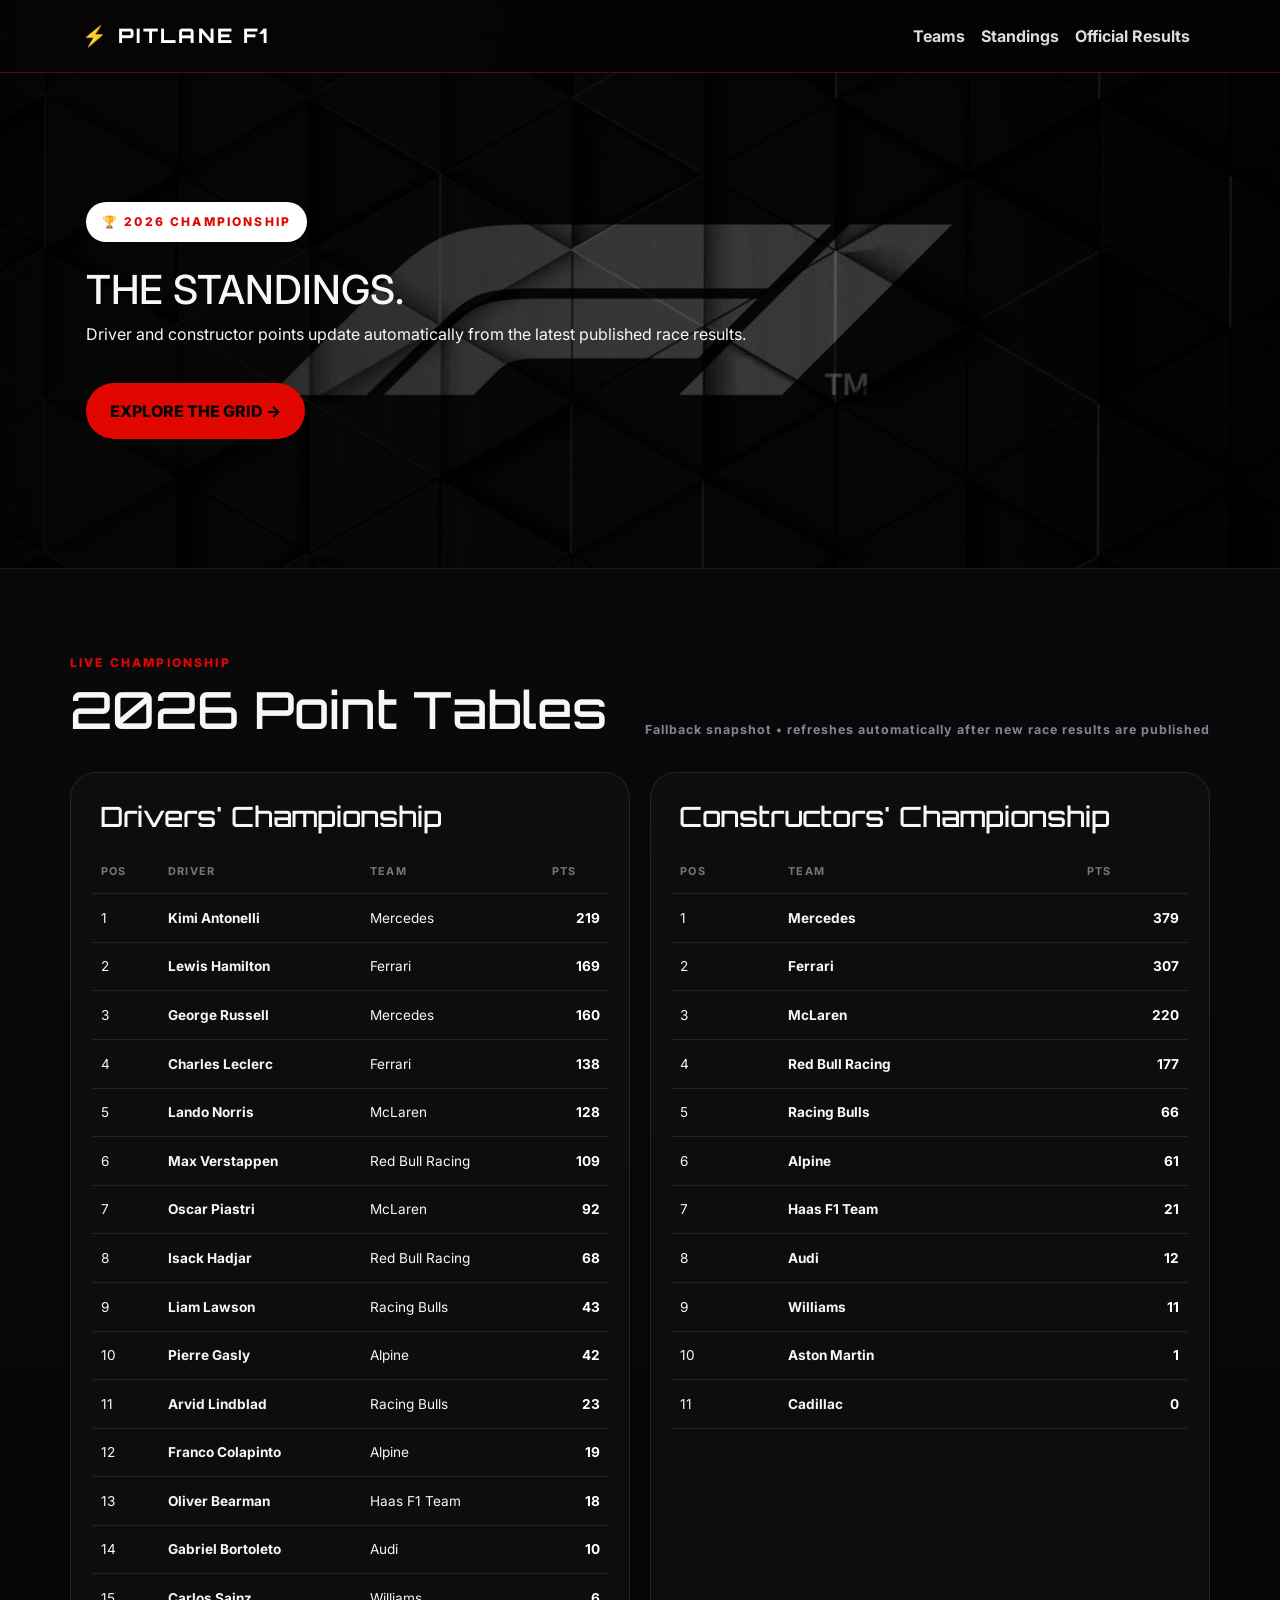
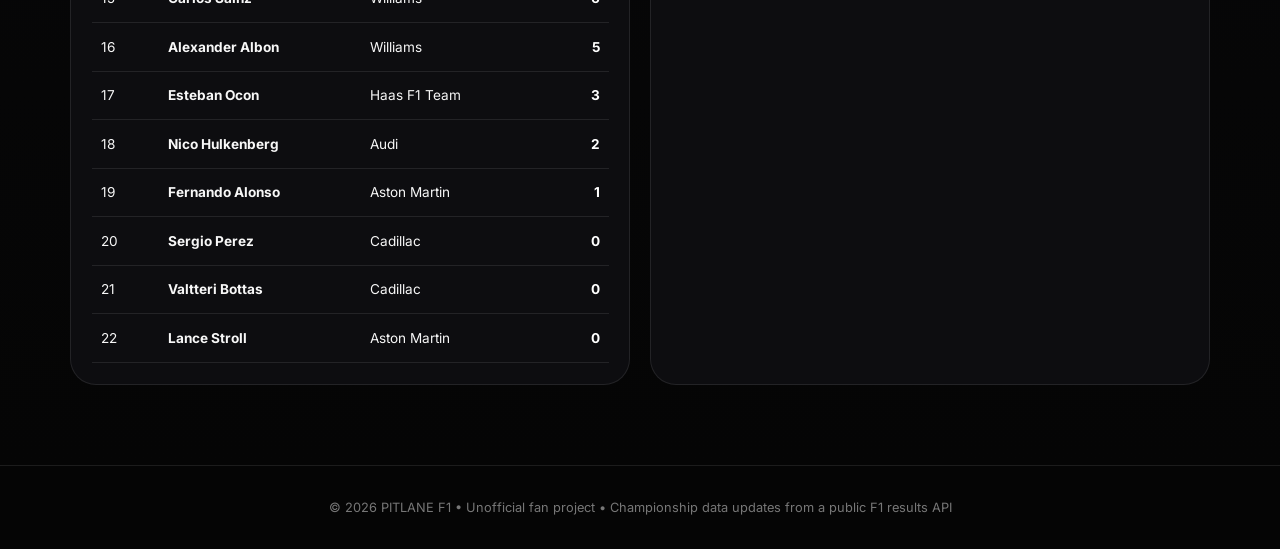
<file: standings.html>
<!doctype html>
<html lang="en">
<head>
    <meta charset="utf-8">
    <meta name="viewport" content="width=device-width,initial-scale=1">
    <title>Standings | PITLANE F1</title>
    <link href="https://cdn.jsdelivr.net/npm/bootstrap@5.3.3/dist/css/bootstrap.min.css" rel="stylesheet">
    <link rel="stylesheet" href="f1.css">
</head>
<body>
    <nav class="navbar navbar-expand-lg navbar-dark">
        <div class="container">
            <a class="navbar-brand" href="index.html">⚡ PITLANE F1</a>
            <button class="navbar-toggler" data-bs-toggle="collapse" data-bs-target="#nav">
                <span class="navbar-toggler-icon"></span>
            </button>
            <div id="nav" class="collapse navbar-collapse">
                <ul class="navbar-nav ms-auto">
                    <li class="nav-item"><a class="nav-link" href="index.html#teams">Teams</a></li>
                    <li class="nav-item"><a class="nav-link active" href="standings.html">Standings</a></li>
                    <li class="nav-item"><a class="nav-link" href="https://www.formula1.com/en/results/2026" target="_blank" rel="noopener">Official Results</a></li>
                </ul>
            </div>
        </div>
    </nav>

    <header class="standings-hero">
        <div class="container hero-inner">
            <span class="hero-label">🏆 2026 CHAMPIONSHIP</span>
            <h1>THE <span>STANDINGS.</span></h1>
            <p>Driver and constructor points update automatically from the latest published race results.</p>
            <a href="index.html#teams" class="hero-cta">EXPLORE THE GRID →</a>
        </div>
    </header>

    <main class="standings-section">
        <div class="container section-block">
            <div class="section-head">
                <div>
                    <span class="eyebrow">LIVE CHAMPIONSHIP</span>
                    <h2>2026 Point Tables</h2>
                </div>
                <div id="standings-status" class="live-status">Loading championship data…</div>
            </div>
            <div class="tables-grid">
                <div class="standings-card">
                    <h3>Drivers' Championship</h3>
                    <div class="table-wrap">
                        <table>
                            <thead>
                                <tr><th>POS</th><th>DRIVER</th><th>TEAM</th><th>PTS</th></tr>
                            </thead>
                            <tbody id="driver-standings-body"></tbody>
                        </table>
                    </div>
                </div>
                <div class="standings-card">
                    <h3>Constructors' Championship</h3>
                    <div class="table-wrap">
                        <table>
                            <thead>
                                <tr><th>POS</th><th>TEAM</th><th>PTS</th></tr>
                            </thead>
                            <tbody id="constructor-standings-body"></tbody>
                        </table>
                    </div>
                </div>
            </div>
        </div>
    </main>

    <footer class="footer">© 2026 PITLANE F1 • Unofficial fan project • Championship data updates from a public F1 results API</footer>
    <script src="teams-data.js"></script>
    <script src="pitlane.js"></script>
    <script src="https://cdn.jsdelivr.net/npm/bootstrap@5.3.3/dist/js/bootstrap.bundle.min.js"></script>
</body>
</html>
</file>
<file: f1.css>
@import url('https://fonts.googleapis.com/css2?family=Inter:wght@400;500;600;700;800;900&family=Orbitron:wght@600;700;800&display=swap');
:root {
    --accent:#e10600;
    --bg:#050505;
    --panel:#0d0d0f;
    --panel2:#121216;
    --text:#f7f7f7;
    --muted:#a8a8b2;
    --line:rgba(255,255,255,.09)
}
* {
    box-sizing:border-box
}
html {
    scroll-behavior:smooth
}
body {
    margin:0;
    background:radial-gradient(circle at 20% 0%,rgba(225,6,0,.14),transparent 28%),var(--bg);
    color:var(--text);
    font-family:Inter,Arial,sans-serif
}
.navbar {
    background:rgba(5,5,5,.92);
    backdrop-filter:blur(18px);
    border-bottom:1px solid rgba(225,6,0,.45);
    padding:1rem 0;
    position:sticky;
    top:0;
    z-index:1000
}
.navbar-brand {
    font-family:Orbitron,sans-serif;
    font-weight:800;
    letter-spacing:.12em;
    color:#fff!important
}
.nav-link {
    color:#ddd!important;
    font-weight:700
}
.nav-link:hover {
    color:#e10600!important
}
.hero {
    min-height:88vh;
    display:flex;
    align-items:center;
    background:linear-gradient(90deg,rgba(0,0,0,.88),rgba(0,0,0,.48),rgba(0,0,0,.8)),url('PITLANE_F1.jpg') center/cover
}
.hero-inner {
    padding:8rem 1rem
}
.hero-label,.eyebrow {
    font-size:.75rem;
    font-weight:800;
    letter-spacing:.18em;
    color:#e10600
}
.hero-label {
    display:inline-block;
    background:#fff;
    padding:.7rem 1rem;
    border-radius:999px;
    margin-bottom:1.5rem
}
.hero h1 {
    font-family:Orbitron,sans-serif;
    font-size:clamp(2.8rem,7vw,6.8rem);
    line-height:.95;
    letter-spacing:-.04em;
    font-weight:900;
    margin:0 0 1.5rem
}
.hero h1 span {
    color:#e10600
}
.hero p {
    max-width:720px;
    color:#d0d0d4;
    font-size:1.08rem;
    line-height:1.8
}
.hero-cta,.team-btn,.ghost-btn {
    display:inline-flex;
    align-items:center;
    justify-content:center;
    text-decoration:none;
    font-weight:800;
    border-radius:999px
}
.hero-cta {
    margin-top:1.3rem;
    background:#e10600;
    color:#050505;
    padding:1rem 1.5rem
}
.hero-cta:hover {
    background:#fff;
    color:#e10600
}
.section-block {
    padding:5rem 0
}
.section-head {
    display:flex;
    justify-content:space-between;
    align-items:end;
    gap:1rem;
    margin-bottom:2rem
}
.section-head h2 {
    font-family:Orbitron,sans-serif;
    font-size:clamp(2rem,4vw,3.2rem);
    margin:.35rem 0 0
}
.section-note,.live-status {
    color:#85858e;
    font-size:.78rem;
    font-weight:700;
    letter-spacing:.08em
}
.team-grid {
    display:grid;
    grid-template-columns:repeat(3,1fr);
    gap:1.2rem
}
.team-card {
    background:linear-gradient(145deg,#111115,#09090b);
    border:1px solid var(--line);
    border-radius:26px;
    overflow:hidden;
    transition:.35s;
    box-shadow:0 15px 50px rgba(0,0,0,.25)
}
.team-card:hover {
    transform:translateY(-8px);
    border-color:rgba(225,6,0,.6);
    box-shadow:0 25px 70px rgba(225,6,0,.14)
}
.team-card-media {
    height:260px;
    background:#f4f4f4;
    position:relative;
    overflow:hidden
}
.media-img {
    width:100%;
    height:100%;
    display:block;
    object-fit:cover
}
.team-card-media .media-img {
    object-fit:cover
}
.team-badge {
    position:absolute;
    top:1rem;
    right:1rem;
    background:#050505;
    color:#fff;
    border:1px solid rgba(255,255,255,.18);
    padding:.4rem .65rem;
    border-radius:999px;
    font-size:.7rem;
    font-weight:800
}
.team-card-body {
    padding:1.5rem
}
.team-card h3 {
    font-family:Orbitron,sans-serif;
    margin:.35rem 0;
    font-size:1.5rem
}
.team-meta {
    display:flex;
    justify-content:space-between;
    color:#bbb;
    font-size:.82rem;
    font-weight:800;
    margin:.8rem 0
}
.drivers-mini {
    display:flex;
    gap:.5rem;
    flex-wrap:wrap;
    margin-bottom:1.2rem
}
.drivers-mini span {
    background:#1a1a1f;
    border:1px solid var(--line);
    padding:.45rem .6rem;
    border-radius:999px;
    font-size:.72rem
}
.team-btn {
    background:#fff;
    color:#050505;
    padding:.75rem 1rem
}
.team-btn:hover {
    background:#e10600;
    color:#050505
}
.standings-section {
    background:linear-gradient(180deg,#09090b,#050505);
    border-top:1px solid var(--line)
}
.tables-grid {
    display:grid;
    grid-template-columns:1fr 1fr;
    gap:1.2rem
}
.standings-card {
    background:#0d0d10;
    border:1px solid var(--line);
    border-radius:26px;
    padding:1.3rem;
    overflow:hidden
}
.standings-card h3 {
    font-family:Orbitron,sans-serif;
    margin:.4rem .5rem 1rem
}
.table-wrap {
    overflow:auto
}
table {
    width:100%;
    border-collapse:collapse;
    min-width:420px
}
th,td {
    text-align:left;
    padding:.85rem .55rem;
    border-bottom:1px solid var(--line);
    font-size:.85rem
}
th {
    font-size:.68rem;
    color:#777;
    letter-spacing:.12em
}
tbody tr:hover {
    background:rgba(255,255,255,.03)
}
td:last-child {
    text-align:right;
    color:#fff
}
.team-hero {
    padding:4rem 0 2rem;
    background:radial-gradient(circle at 70% 20%,rgba(225,6,0,.16),transparent 30%)
}
.team-hero .container {
    display:grid;
    grid-template-columns:1fr 1.3fr;
    gap:2rem;
    align-items:center
}
.hero-kicker {
    color:#e10600;
    font-size:.72rem;
    font-weight:900;
    letter-spacing:.2em
}
.team-hero h1 {
    font-family:Orbitron,sans-serif;
    font-size:clamp(3rem,7vw,6rem);
    margin:.4rem 0
}
.team-hero p {
    color:#aaa;
    font-size:1.1rem
}
.hero-pills {
    display:flex;
    gap:.6rem;
    flex-wrap:wrap
}
.hero-pills span {
    padding:.55rem .8rem;
    border:1px solid var(--line);
    background:#111;
    border-radius:999px;
    color:#ddd;
    font-size:.8rem;
    font-weight:700
}
.hero-car {
    height:390px;
    background:#eee;
    border-radius:30px;
    overflow:hidden;
    border:1px solid var(--line);
    box-shadow:0 30px 80px rgba(0,0,0,.35)
}
.hero-car .media-img {
    object-fit:cover
}
.team-detail {
    padding-bottom:5rem
}
.ghost-btn {
    padding:.7rem 1rem;
    border:1px solid var(--line);
    color:#ddd
}
.driver-grid {
    display:grid;
    grid-template-columns:repeat(2,1fr);
    gap:1.2rem
}
.driver-panel {
    background:#101014;
    border:1px solid var(--line);
    border-radius:26px;
    overflow:hidden;
    position:relative
}
.driver-panel .media-img {
    height:390px;
    object-fit:cover
}
.driver-info {
    padding:1.3rem 1.4rem
}
.driver-number {
    color:#e10600;
    font-family:Orbitron;
    font-size:.85rem;
    font-weight:900
}
.driver-info h3 {
    font-family:Orbitron;
    margin:.3rem 0;
    font-size:1.5rem
}
.driver-info p {
    color:#999;
    margin:0
}
.team-stats-grid {
    display:grid;
    grid-template-columns:repeat(4,1fr);
    gap:1rem;
    margin-top:1.2rem
}
.team-stats-grid>div {
    background:#101014;
    border:1px solid var(--line);
    border-radius:20px;
    padding:1.3rem
}
.team-stats-grid small {
    display:block;
    color:#777;
    font-size:.65rem;
    font-weight:900;
    letter-spacing:.15em
}
.team-stats-grid strong {
    display:block;
    margin-top:.45rem;
    font-family:Orbitron
}
.footer {
    padding:2rem 1rem;
    border-top:1px solid var(--line);
    text-align:center;
    color:#777;
    font-size:.8rem
}
@media(max-width:992px) {
    .team-grid {
        grid-template-columns:repeat(2,1fr)
    }
    .tables-grid {
        grid-template-columns:1fr
    }
    .team-hero .container {
        grid-template-columns:1fr
    }
    .team-stats-grid {
        grid-template-columns:repeat(2,1fr)
    }
}
@media(max-width:650px) {
    .team-grid,.driver-grid {
        grid-template-columns:1fr
    }
    .hero-inner {
        padding:5rem 1rem
    }
    .section-block {
        padding:3.5rem 0
    }
    .section-head {
        align-items:start;
        flex-direction:column
    }
    .team-card-media {
        height:220px
    }
    .hero-car {
        height:250px
    }
    .driver-panel .media-img {
        height:330px
    }
    .team-stats-grid {
        grid-template-columns:1fr 1fr
    }
}
.standings-hero {
    min-height: 55vh;
    display: flex;
    align-items: center;
    background: linear-gradient(90deg, rgba(0, 0, 0, .9), rgba(0, 0, 0, .55)), url('PITLANE_F1.jpg') center / cover;
}

.standings-hero .hero-inner {
    padding: 6rem 1rem;
}
</file>
